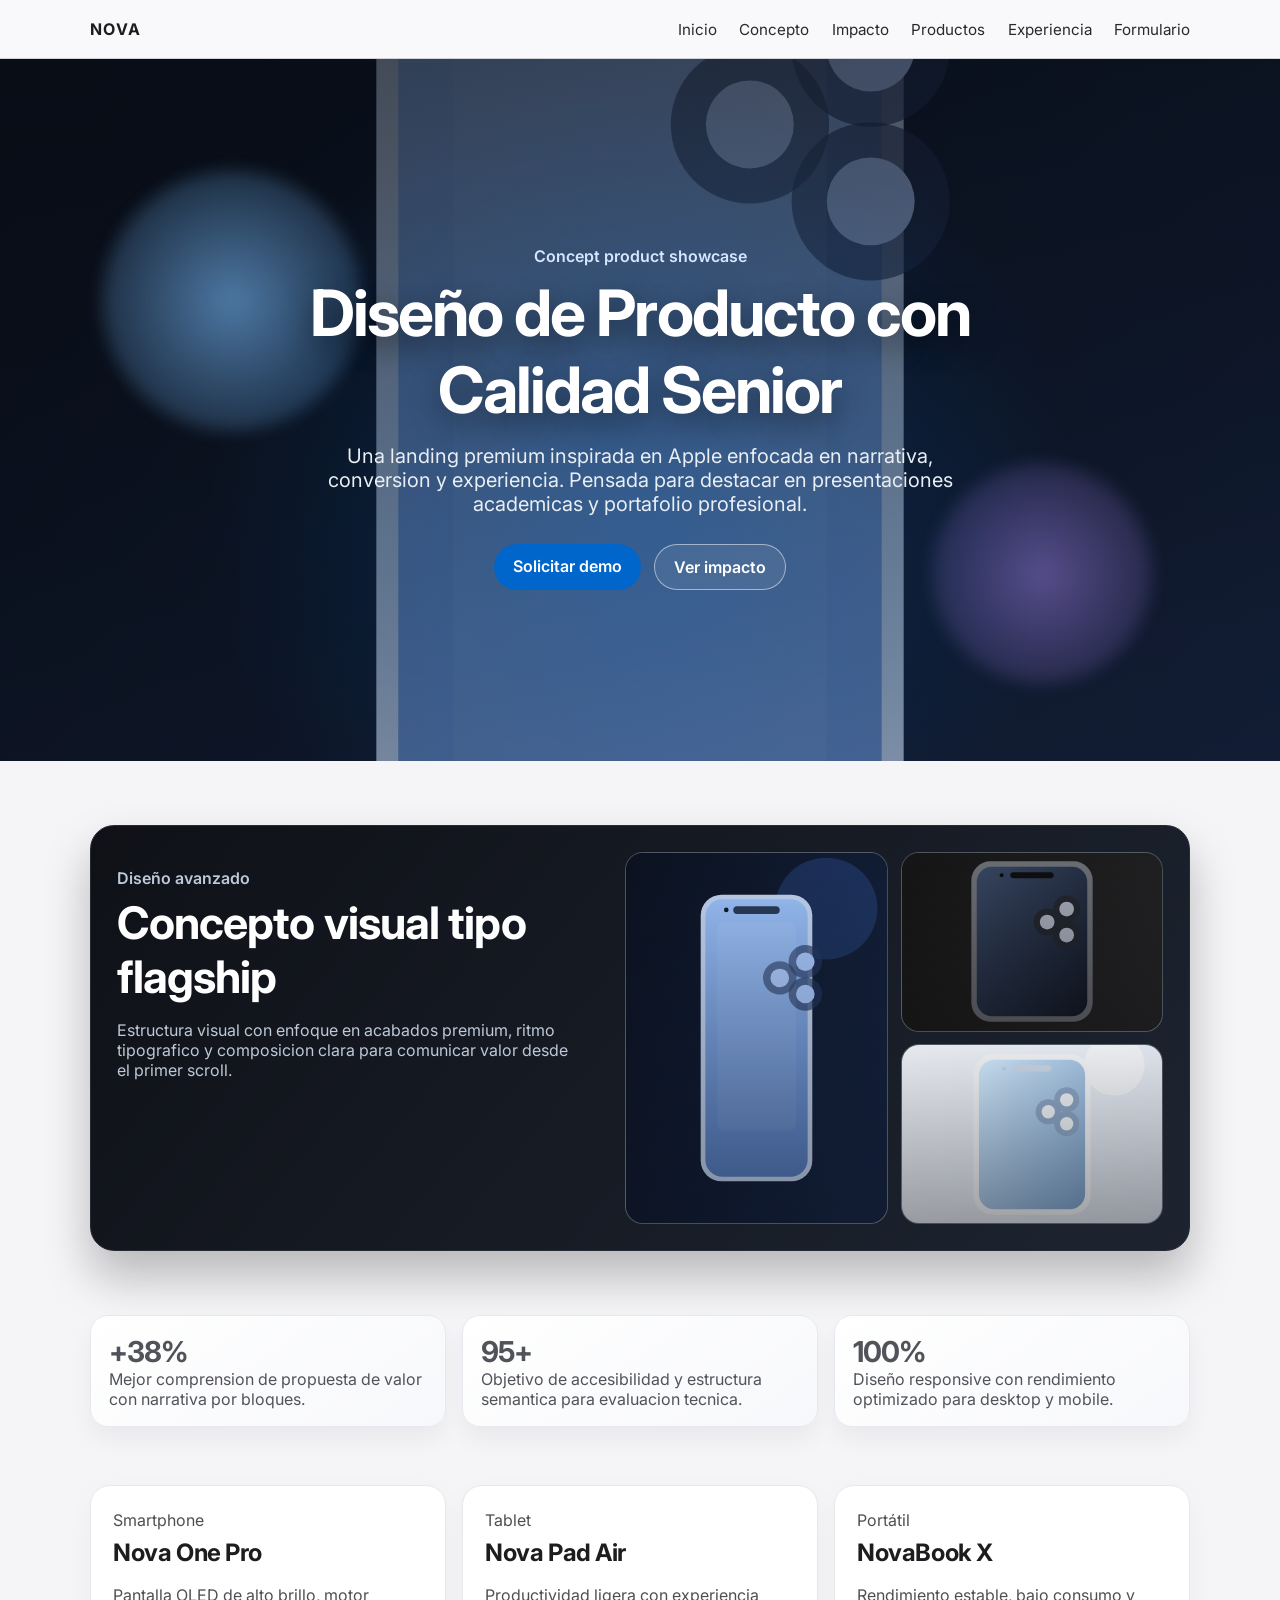
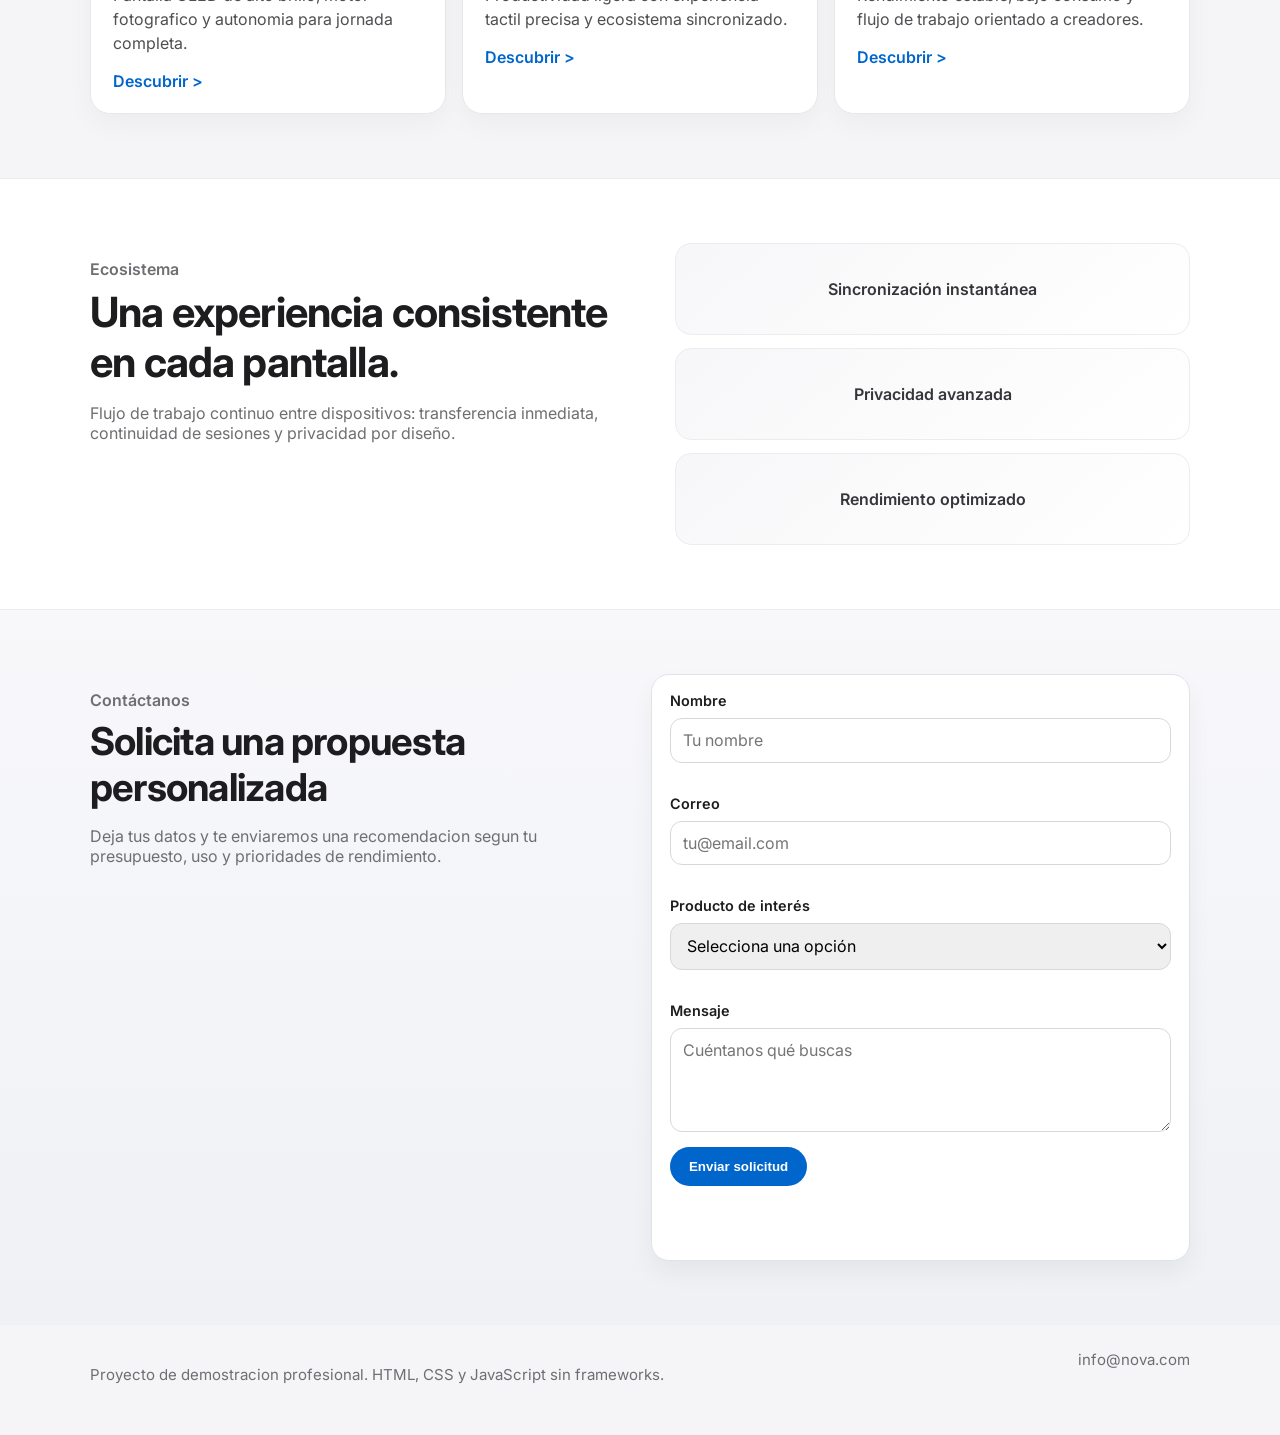
<file: index.html>
<!DOCTYPE html>
<html lang="es">
<head>
  <meta charset="UTF-8" />
  <meta name="viewport" content="width=device-width, initial-scale=1.0" />
  <title>Nova Studio | Concept Landing Premium</title>
  <meta
    name="description"
    content="Landing page premium inspirada en diseño Apple: narrativa de producto, interfaz avanzada, formulario accesible y microinteracciones."
  />
  <meta property="og:title" content="Nova Studio | Concept Landing Premium" />
  <meta
    property="og:description"
    content="Proyecto de portada profesional con diseño tipo Apple, formulario validado y experiencia responsive."
  />
  <meta property="og:type" content="website" />
  <link rel="preconnect" href="https://fonts.googleapis.com" />
  <link rel="preconnect" href="https://fonts.gstatic.com" crossorigin />
  <link
    href="https://fonts.googleapis.com/css2?family=Inter:wght@400;500;600;700&display=swap"
    rel="stylesheet"
  />
  <link rel="stylesheet" href="styles.css" />
</head>
<body>
  <div class="scroll-progress" id="scrollProgress" aria-hidden="true"></div>
  <header class="topbar">
    <div class="container topbar-inner">
      <a class="brand" href="#hero" aria-label="Ir al inicio">NOVA</a>
      <nav class="menu" aria-label="Navegacion principal">
        <a href="#hero">Inicio</a>
        <a href="#iphone17">Concepto</a>
        <a href="#highlights">Impacto</a>
        <a href="#products">Productos</a>
        <a href="#experience">Experiencia</a>
        <a href="#formulario">Formulario</a>
      </nav>
      <button class="menu-btn" aria-label="Abrir menú">☰</button>
    </div>
  </header>

  <main>
    <section id="hero" class="hero">
      <div class="hero-bg" data-parallax aria-hidden="true"></div>
      <div class="hero-overlay" aria-hidden="true"></div>
      <div class="hero-orb orb-a" aria-hidden="true"></div>
      <div class="hero-orb orb-b" aria-hidden="true"></div>
      <div class="container hero-content reveal">
        <p class="eyebrow">Concept product showcase</p>
        <h1>Diseño de Producto con Calidad Senior</h1>
        <p class="hero-text">
          Una landing premium inspirada en Apple enfocada en narrativa, conversion y experiencia.
          Pensada para destacar en presentaciones academicas y portafolio profesional.
        </p>
        <div class="cta-row">
          <a class="btn primary" href="#formulario">Solicitar demo</a>
          <a class="btn ghost" href="#highlights">Ver impacto</a>
        </div>
      </div>
      <div class="hero-glow" aria-hidden="true"></div>
    </section>

    <section id="iphone17" class="iphone-section container">
      <article class="iphone-feature reveal">
        <div class="iphone-copy">
          <p class="eyebrow">Diseño avanzado</p>
          <h2>Concepto visual tipo flagship</h2>
          <p>
            Estructura visual con enfoque en acabados premium, ritmo tipografico y composicion
            clara para comunicar valor desde el primer scroll.
          </p>
        </div>
        <div class="iphone-images" data-parallax>
          <div class="image-card tall">
            <img
              src="assets/iphone-blue.svg"
              alt="iPhone Pro acabado titanio"
              loading="lazy"
            />
          </div>
          <div class="image-card">
            <img
              src="assets/iphone-graphite.svg"
              alt="Vista frontal de iPhone"
              loading="lazy"
            />
          </div>
          <div class="image-card dark">
            <img
              src="assets/iphone-silver.svg"
              alt="iPhone en acabado oscuro"
              loading="lazy"
            />
          </div>
        </div>
      </article>
    </section>

    <section id="highlights" class="highlights container reveal">
      <article class="highlight">
        <p class="highlight-value">+38%</p>
        <p>Mejor comprension de propuesta de valor con narrativa por bloques.</p>
      </article>
      <article class="highlight">
        <p class="highlight-value">95+</p>
        <p>Objetivo de accesibilidad y estructura semantica para evaluacion tecnica.</p>
      </article>
      <article class="highlight">
        <p class="highlight-value">100%</p>
        <p>Diseño responsive con rendimiento optimizado para desktop y mobile.</p>
      </article>
    </section>

    <section id="products" class="products container">
      <article class="card reveal">
        <p class="card-tag">Smartphone</p>
        <h2>Nova One Pro</h2>
        <p>Pantalla OLED de alto brillo, motor fotografico y autonomia para jornada completa.</p>
        <a href="nova-one-pro.html">Descubrir ></a>
      </article>
      <article class="card reveal">
        <p class="card-tag">Tablet</p>
        <h2>Nova Pad Air</h2>
        <p>Productividad ligera con experiencia tactil precisa y ecosistema sincronizado.</p>
        <a href="nova-pad-air.html">Descubrir ></a>
      </article>
      <article class="card reveal">
        <p class="card-tag">Portátil</p>
        <h2>NovaBook X</h2>
        <p>Rendimiento estable, bajo consumo y flujo de trabajo orientado a creadores.</p>
        <a href="novabook-x.html">Descubrir ></a>
      </article>
    </section>

    <section id="experience" class="experience">
      <div class="container experience-grid">
        <div class="experience-copy reveal">
          <p class="eyebrow">Ecosistema</p>
          <h2>Una experiencia consistente en cada pantalla.</h2>
          <p>
            Flujo de trabajo continuo entre dispositivos: transferencia inmediata, continuidad de
            sesiones y privacidad por diseño.
          </p>
        </div>
        <div class="experience-panel reveal">
          <div class="mini-card">
            <span>Sincronización instantánea</span>
          </div>
          <div class="mini-card">
            <span>Privacidad avanzada</span>
          </div>
          <div class="mini-card">
            <span>Rendimiento optimizado</span>
          </div>
        </div>
      </div>
    </section>

    <section id="formulario" class="form-section">
      <div class="container form-wrapper reveal">
        <div class="form-copy">
          <p class="eyebrow">Contáctanos</p>
          <h2>Solicita una propuesta personalizada</h2>
          <p>
            Deja tus datos y te enviaremos una recomendacion segun tu presupuesto, uso y
            prioridades de rendimiento.
          </p>
        </div>
        <form class="contact-form" id="contactForm" novalidate>
          <label for="nombre">Nombre</label>
          <input id="nombre" name="nombre" type="text" placeholder="Tu nombre" required aria-describedby="nombreError" />
          <small id="nombreError" class="field-error" aria-live="polite"></small>

          <label for="correo">Correo</label>
          <input id="correo" name="correo" type="email" placeholder="tu@email.com" required aria-describedby="correoError" />
          <small id="correoError" class="field-error" aria-live="polite"></small>

          <label for="producto">Producto de interés</label>
          <select id="producto" name="producto" required aria-describedby="productoError">
            <option value="">Selecciona una opción</option>
            <option value="iphone17">iPhone 17 Concept</option>
            <option value="novaOnePro">Nova One Pro</option>
            <option value="novaPadAir">Nova Pad Air</option>
            <option value="novaBookX">NovaBook X</option>
          </select>
          <small id="productoError" class="field-error" aria-live="polite"></small>

          <label for="mensaje">Mensaje</label>
          <textarea id="mensaje" name="mensaje" rows="4" placeholder="Cuéntanos qué buscas"></textarea>

          <button class="btn primary form-btn" id="submitBtn" type="submit">Enviar solicitud</button>
          <p class="form-status" id="formStatus" aria-live="polite"></p>
        </form>
      </div>
    </section>
  </main>

  <footer id="contact" class="footer">
    <div class="container footer-inner">
      <p>Proyecto de demostracion profesional. HTML, CSS y JavaScript sin frameworks.</p>
      <a href="mailto:info@nova.com">info@nova.com</a>
    </div>
  </footer>

  <script src="script.js"></script>
</body>
</html>
</file>
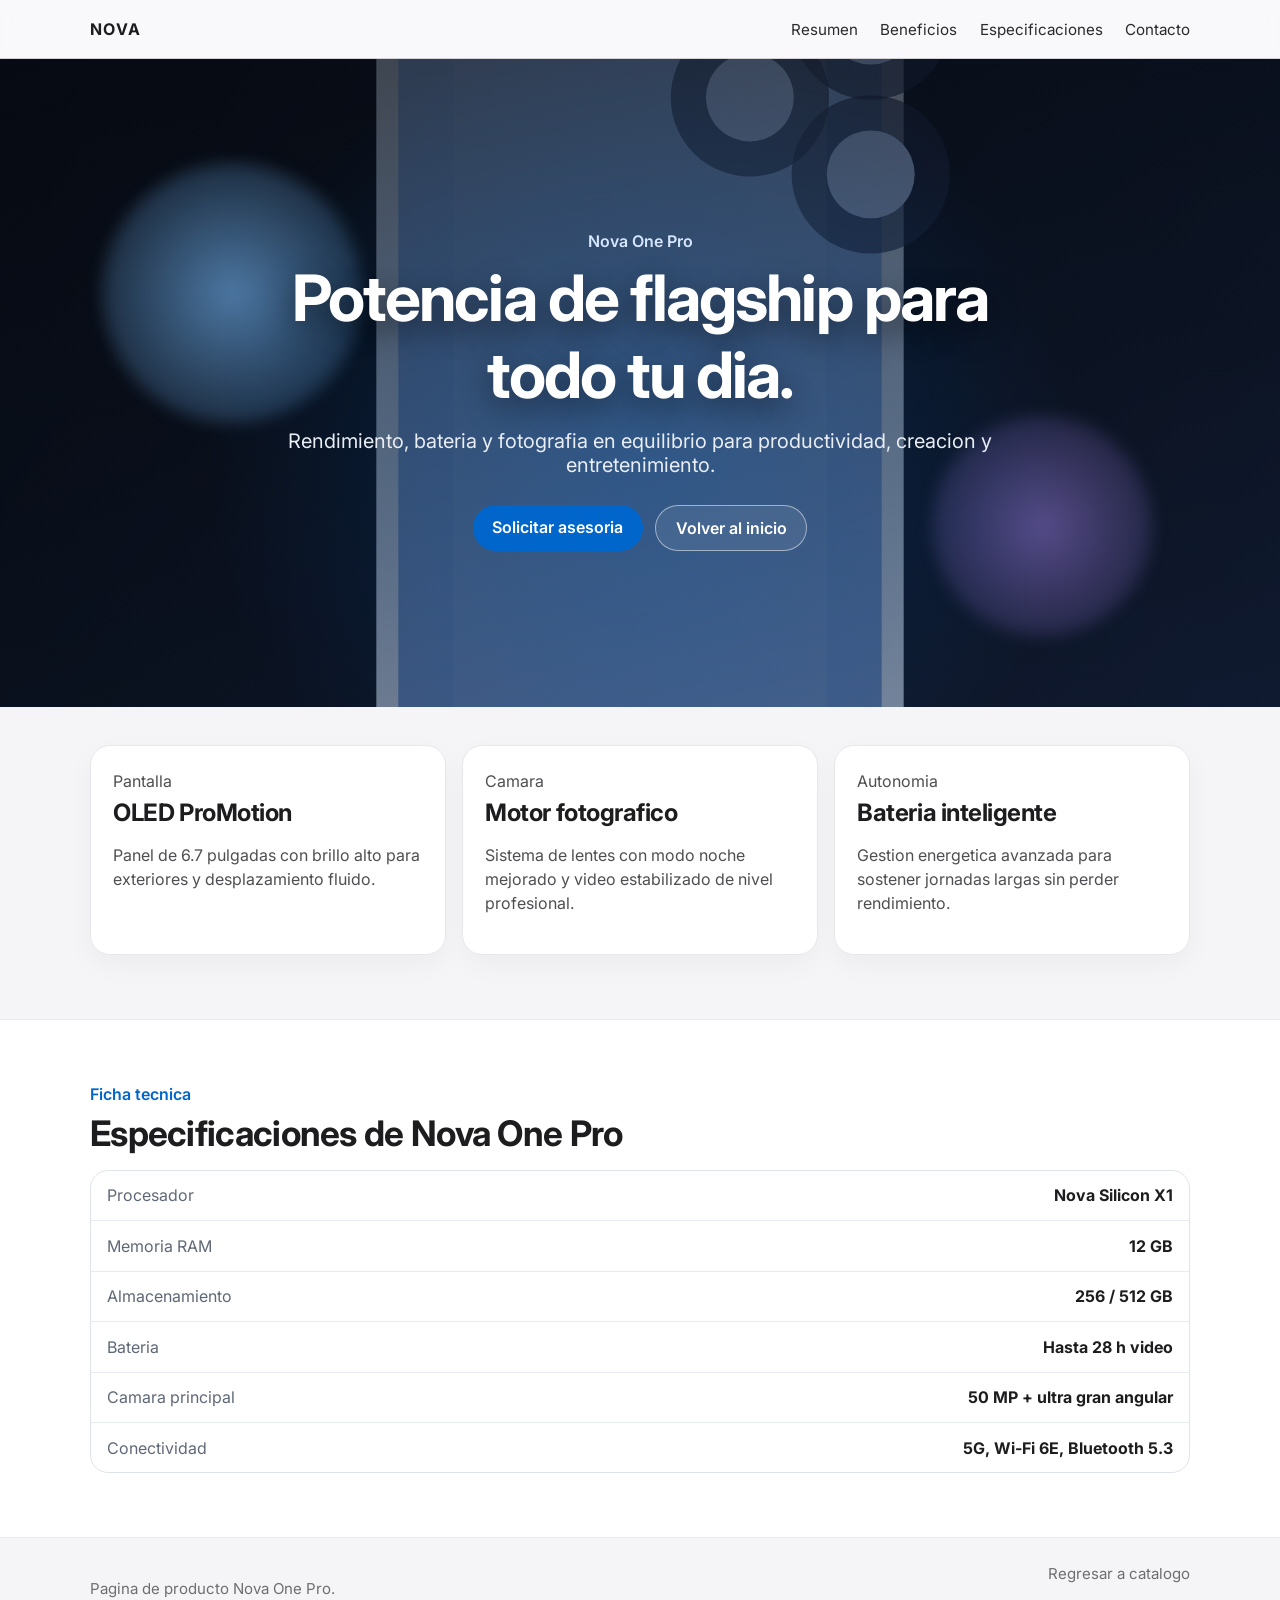
<file: nova-one-pro.html>
<!DOCTYPE html>
<html lang="es">
<head>
  <meta charset="UTF-8" />
  <meta name="viewport" content="width=device-width, initial-scale=1.0" />
  <title>Nova One Pro | Informacion completa</title>
  <meta
    name="description"
    content="Ficha completa de Nova One Pro: diseño premium, camara profesional, bateria optimizada y especificaciones."
  />
  <link rel="preconnect" href="https://fonts.googleapis.com" />
  <link rel="preconnect" href="https://fonts.gstatic.com" crossorigin />
  <link
    href="https://fonts.googleapis.com/css2?family=Inter:wght@400;500;600;700&display=swap"
    rel="stylesheet"
  />
  <link rel="stylesheet" href="styles.css" />
</head>
<body class="product-page">
  <div class="scroll-progress" id="scrollProgress" aria-hidden="true"></div>
  <header class="topbar">
    <div class="container topbar-inner">
      <a class="brand" href="index.html">NOVA</a>
      <nav class="menu" aria-label="Navegacion de producto">
        <a href="#hero">Resumen</a>
        <a href="#features">Beneficios</a>
        <a href="#specs">Especificaciones</a>
        <a href="index.html#formulario">Contacto</a>
      </nav>
      <button class="menu-btn" aria-label="Abrir menú">☰</button>
    </div>
  </header>

  <main>
    <section id="hero" class="hero product-hero">
      <div class="hero-bg product-one-bg" data-parallax aria-hidden="true"></div>
      <div class="hero-overlay" aria-hidden="true"></div>
      <div class="hero-orb orb-a" aria-hidden="true"></div>
      <div class="hero-orb orb-b" aria-hidden="true"></div>
      <div class="container hero-content reveal">
        <p class="eyebrow">Nova One Pro</p>
        <h1>Potencia de flagship para todo tu dia.</h1>
        <p class="hero-text">
          Rendimiento, bateria y fotografia en equilibrio para productividad, creacion y entretenimiento.
        </p>
        <div class="cta-row">
          <a class="btn primary" href="index.html#formulario">Solicitar asesoria</a>
          <a class="btn ghost" href="index.html">Volver al inicio</a>
        </div>
      </div>
      <div class="hero-glow" aria-hidden="true"></div>
    </section>

    <section id="features" class="products container product-grid">
      <article class="card reveal">
        <p class="card-tag">Pantalla</p>
        <h2>OLED ProMotion</h2>
        <p>Panel de 6.7 pulgadas con brillo alto para exteriores y desplazamiento fluido.</p>
      </article>
      <article class="card reveal">
        <p class="card-tag">Camara</p>
        <h2>Motor fotografico</h2>
        <p>Sistema de lentes con modo noche mejorado y video estabilizado de nivel profesional.</p>
      </article>
      <article class="card reveal">
        <p class="card-tag">Autonomia</p>
        <h2>Bateria inteligente</h2>
        <p>Gestion energetica avanzada para sostener jornadas largas sin perder rendimiento.</p>
      </article>
    </section>

    <section id="specs" class="experience product-specs">
      <div class="container">
        <div class="product-specs-head reveal">
          <p class="eyebrow">Ficha tecnica</p>
          <h2>Especificaciones de Nova One Pro</h2>
        </div>
        <div class="spec-table reveal">
          <div><span>Procesador</span><strong>Nova Silicon X1</strong></div>
          <div><span>Memoria RAM</span><strong>12 GB</strong></div>
          <div><span>Almacenamiento</span><strong>256 / 512 GB</strong></div>
          <div><span>Bateria</span><strong>Hasta 28 h video</strong></div>
          <div><span>Camara principal</span><strong>50 MP + ultra gran angular</strong></div>
          <div><span>Conectividad</span><strong>5G, Wi-Fi 6E, Bluetooth 5.3</strong></div>
        </div>
      </div>
    </section>
  </main>

  <footer class="footer">
    <div class="container footer-inner">
      <p>Pagina de producto Nova One Pro.</p>
      <a href="index.html">Regresar a catalogo</a>
    </div>
  </footer>
  <script src="script.js"></script>
</body>
</html>
</file>
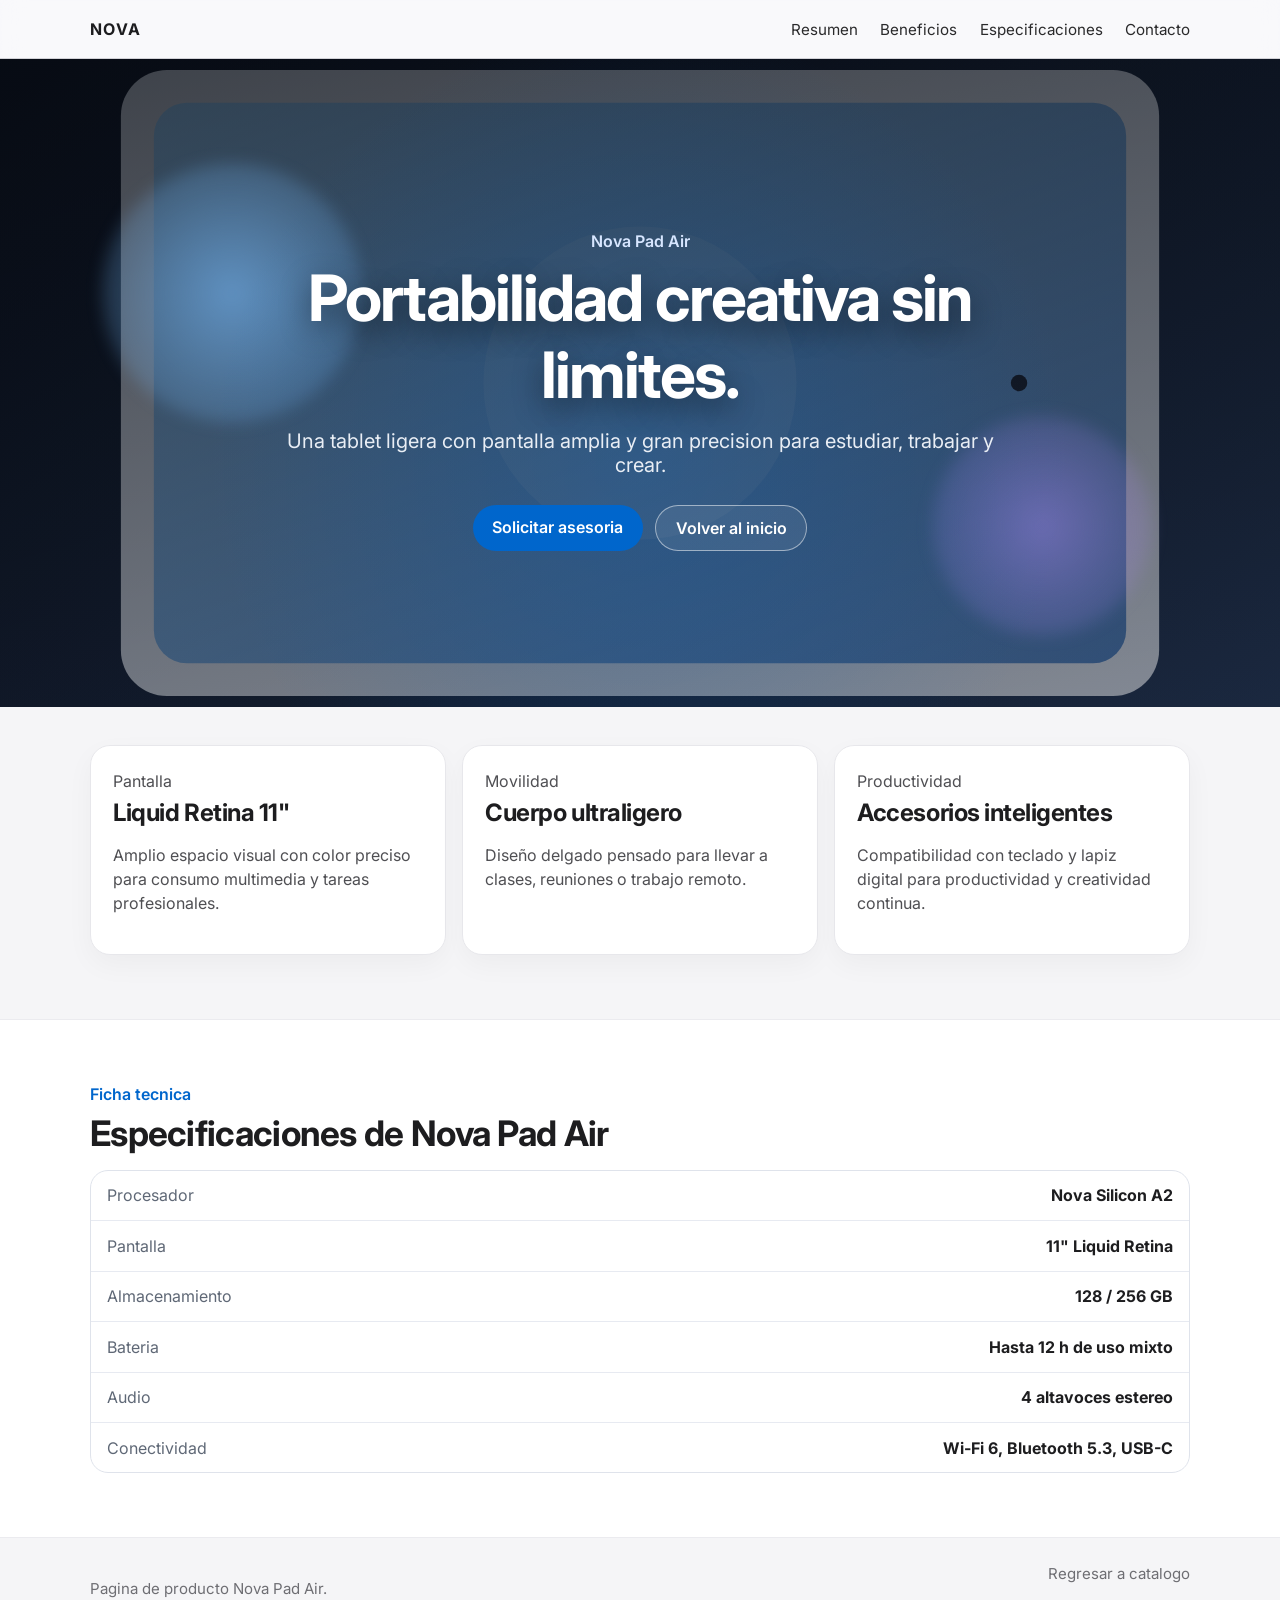
<file: nova-pad-air.html>
<!DOCTYPE html>
<html lang="es">
<head>
  <meta charset="UTF-8" />
  <meta name="viewport" content="width=device-width, initial-scale=1.0" />
  <title>Nova Pad Air | Informacion completa</title>
  <meta
    name="description"
    content="Ficha de Nova Pad Air: pantalla amplia, portabilidad, precision tactil y flujo creativo."
  />
  <link rel="preconnect" href="https://fonts.googleapis.com" />
  <link rel="preconnect" href="https://fonts.gstatic.com" crossorigin />
  <link
    href="https://fonts.googleapis.com/css2?family=Inter:wght@400;500;600;700&display=swap"
    rel="stylesheet"
  />
  <link rel="stylesheet" href="styles.css" />
</head>
<body class="product-page">
  <div class="scroll-progress" id="scrollProgress" aria-hidden="true"></div>
  <header class="topbar">
    <div class="container topbar-inner">
      <a class="brand" href="index.html">NOVA</a>
      <nav class="menu" aria-label="Navegacion de producto">
        <a href="#hero">Resumen</a>
        <a href="#features">Beneficios</a>
        <a href="#specs">Especificaciones</a>
        <a href="index.html#formulario">Contacto</a>
      </nav>
      <button class="menu-btn" aria-label="Abrir menú">☰</button>
    </div>
  </header>

  <main>
    <section id="hero" class="hero product-hero">
      <div class="hero-bg product-pad-bg" data-parallax aria-hidden="true"></div>
      <div class="hero-overlay" aria-hidden="true"></div>
      <div class="hero-orb orb-a" aria-hidden="true"></div>
      <div class="hero-orb orb-b" aria-hidden="true"></div>
      <div class="container hero-content reveal">
        <p class="eyebrow">Nova Pad Air</p>
        <h1>Portabilidad creativa sin limites.</h1>
        <p class="hero-text">
          Una tablet ligera con pantalla amplia y gran precision para estudiar, trabajar y crear.
        </p>
        <div class="cta-row">
          <a class="btn primary" href="index.html#formulario">Solicitar asesoria</a>
          <a class="btn ghost" href="index.html">Volver al inicio</a>
        </div>
      </div>
      <div class="hero-glow" aria-hidden="true"></div>
    </section>

    <section id="features" class="products container product-grid">
      <article class="card reveal">
        <p class="card-tag">Pantalla</p>
        <h2>Liquid Retina 11"</h2>
        <p>Amplio espacio visual con color preciso para consumo multimedia y tareas profesionales.</p>
      </article>
      <article class="card reveal">
        <p class="card-tag">Movilidad</p>
        <h2>Cuerpo ultraligero</h2>
        <p>Diseño delgado pensado para llevar a clases, reuniones o trabajo remoto.</p>
      </article>
      <article class="card reveal">
        <p class="card-tag">Productividad</p>
        <h2>Accesorios inteligentes</h2>
        <p>Compatibilidad con teclado y lapiz digital para productividad y creatividad continua.</p>
      </article>
    </section>

    <section id="specs" class="experience product-specs">
      <div class="container">
        <div class="product-specs-head reveal">
          <p class="eyebrow">Ficha tecnica</p>
          <h2>Especificaciones de Nova Pad Air</h2>
        </div>
        <div class="spec-table reveal">
          <div><span>Procesador</span><strong>Nova Silicon A2</strong></div>
          <div><span>Pantalla</span><strong>11" Liquid Retina</strong></div>
          <div><span>Almacenamiento</span><strong>128 / 256 GB</strong></div>
          <div><span>Bateria</span><strong>Hasta 12 h de uso mixto</strong></div>
          <div><span>Audio</span><strong>4 altavoces estereo</strong></div>
          <div><span>Conectividad</span><strong>Wi-Fi 6, Bluetooth 5.3, USB-C</strong></div>
        </div>
      </div>
    </section>
  </main>

  <footer class="footer">
    <div class="container footer-inner">
      <p>Pagina de producto Nova Pad Air.</p>
      <a href="index.html">Regresar a catalogo</a>
    </div>
  </footer>
  <script src="script.js"></script>
</body>
</html>
</file>
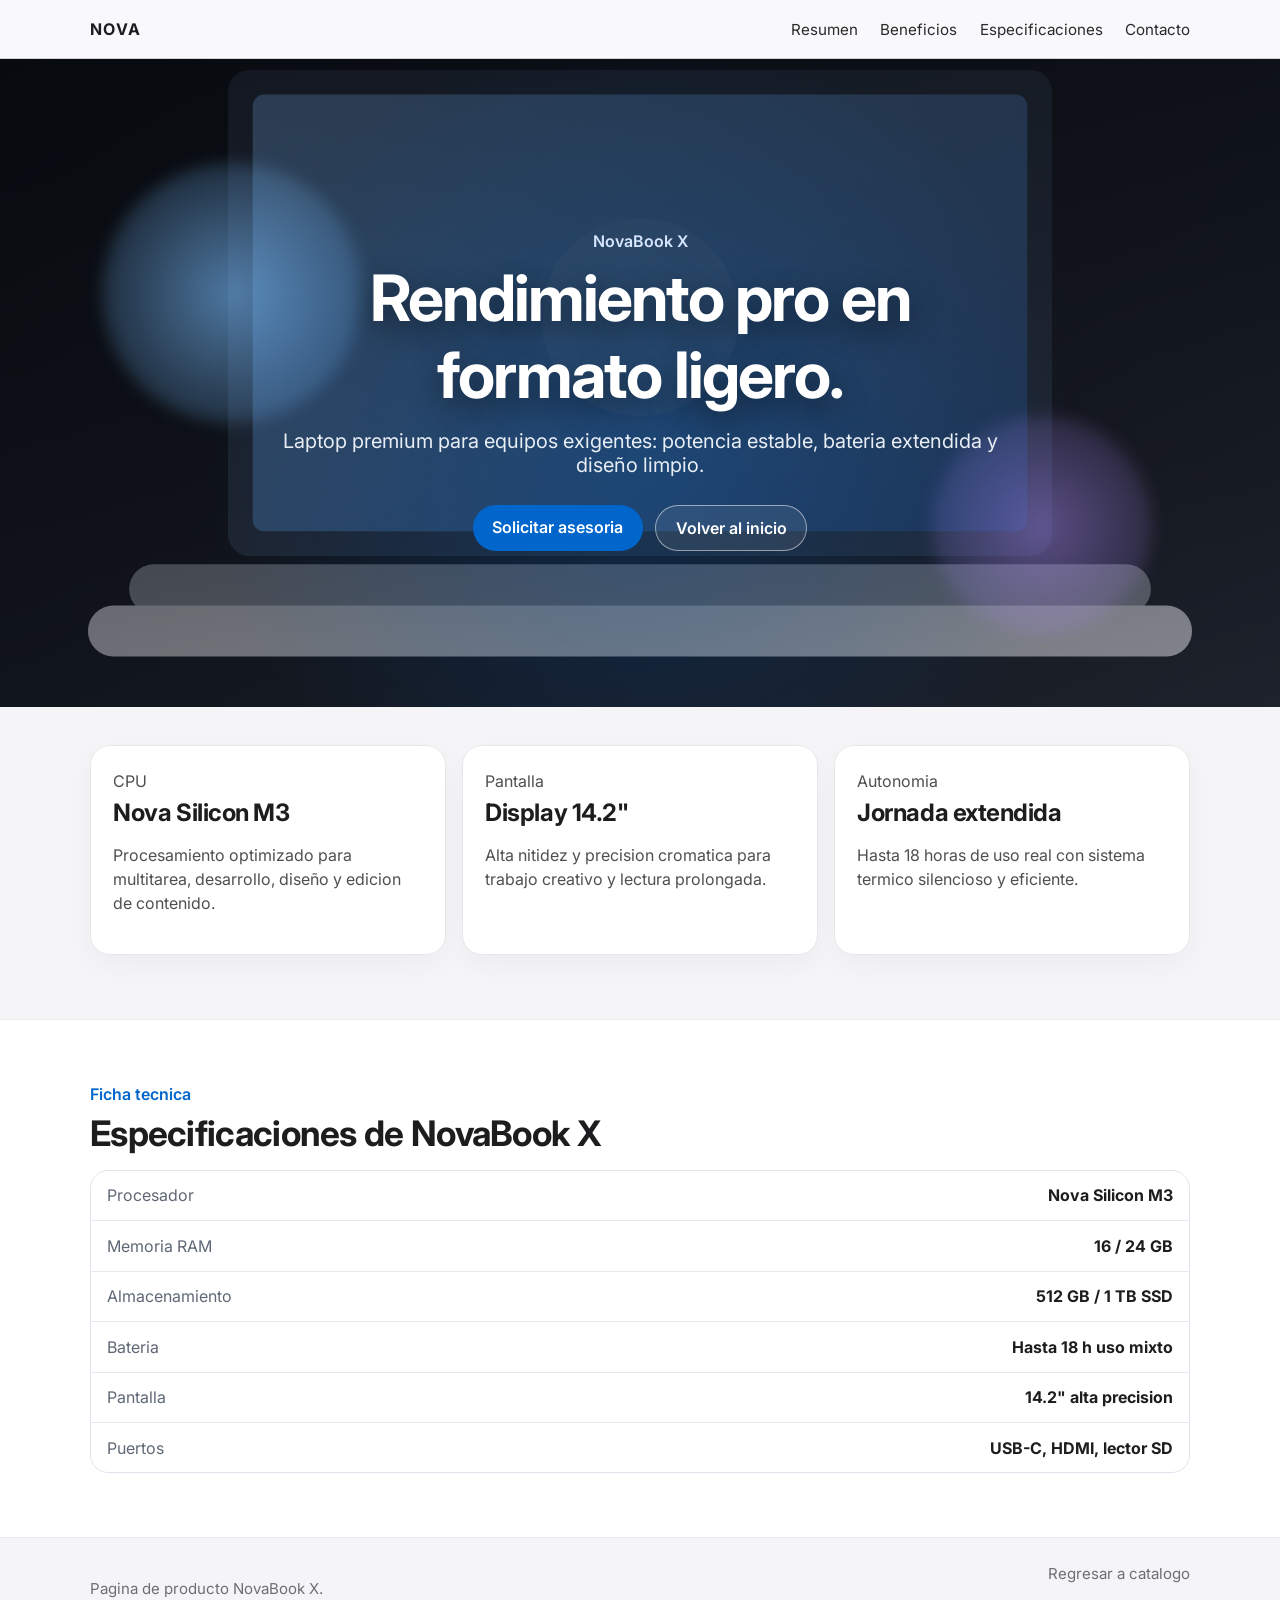
<file: novabook-x.html>
<!DOCTYPE html>
<html lang="es">
<head>
  <meta charset="UTF-8" />
  <meta name="viewport" content="width=device-width, initial-scale=1.0" />
  <title>NovaBook X | Informacion completa</title>
  <meta
    name="description"
    content="Ficha de NovaBook X: rendimiento silencioso, autonomia extendida y experiencia premium para creadores."
  />
  <link rel="preconnect" href="https://fonts.googleapis.com" />
  <link rel="preconnect" href="https://fonts.gstatic.com" crossorigin />
  <link
    href="https://fonts.googleapis.com/css2?family=Inter:wght@400;500;600;700&display=swap"
    rel="stylesheet"
  />
  <link rel="stylesheet" href="styles.css" />
</head>
<body class="product-page">
  <div class="scroll-progress" id="scrollProgress" aria-hidden="true"></div>
  <header class="topbar">
    <div class="container topbar-inner">
      <a class="brand" href="index.html">NOVA</a>
      <nav class="menu" aria-label="Navegacion de producto">
        <a href="#hero">Resumen</a>
        <a href="#features">Beneficios</a>
        <a href="#specs">Especificaciones</a>
        <a href="index.html#formulario">Contacto</a>
      </nav>
      <button class="menu-btn" aria-label="Abrir menú">☰</button>
    </div>
  </header>

  <main>
    <section id="hero" class="hero product-hero">
      <div class="hero-bg product-book-bg" data-parallax aria-hidden="true"></div>
      <div class="hero-overlay" aria-hidden="true"></div>
      <div class="hero-orb orb-a" aria-hidden="true"></div>
      <div class="hero-orb orb-b" aria-hidden="true"></div>
      <div class="container hero-content reveal">
        <p class="eyebrow">NovaBook X</p>
        <h1>Rendimiento pro en formato ligero.</h1>
        <p class="hero-text">
          Laptop premium para equipos exigentes: potencia estable, bateria extendida y diseño limpio.
        </p>
        <div class="cta-row">
          <a class="btn primary" href="index.html#formulario">Solicitar asesoria</a>
          <a class="btn ghost" href="index.html">Volver al inicio</a>
        </div>
      </div>
      <div class="hero-glow" aria-hidden="true"></div>
    </section>

    <section id="features" class="products container product-grid">
      <article class="card reveal">
        <p class="card-tag">CPU</p>
        <h2>Nova Silicon M3</h2>
        <p>Procesamiento optimizado para multitarea, desarrollo, diseño y edicion de contenido.</p>
      </article>
      <article class="card reveal">
        <p class="card-tag">Pantalla</p>
        <h2>Display 14.2"</h2>
        <p>Alta nitidez y precision cromatica para trabajo creativo y lectura prolongada.</p>
      </article>
      <article class="card reveal">
        <p class="card-tag">Autonomia</p>
        <h2>Jornada extendida</h2>
        <p>Hasta 18 horas de uso real con sistema termico silencioso y eficiente.</p>
      </article>
    </section>

    <section id="specs" class="experience product-specs">
      <div class="container">
        <div class="product-specs-head reveal">
          <p class="eyebrow">Ficha tecnica</p>
          <h2>Especificaciones de NovaBook X</h2>
        </div>
        <div class="spec-table reveal">
          <div><span>Procesador</span><strong>Nova Silicon M3</strong></div>
          <div><span>Memoria RAM</span><strong>16 / 24 GB</strong></div>
          <div><span>Almacenamiento</span><strong>512 GB / 1 TB SSD</strong></div>
          <div><span>Bateria</span><strong>Hasta 18 h uso mixto</strong></div>
          <div><span>Pantalla</span><strong>14.2" alta precision</strong></div>
          <div><span>Puertos</span><strong>USB-C, HDMI, lector SD</strong></div>
        </div>
      </div>
    </section>
  </main>

  <footer class="footer">
    <div class="container footer-inner">
      <p>Pagina de producto NovaBook X.</p>
      <a href="index.html">Regresar a catalogo</a>
    </div>
  </footer>
  <script src="script.js"></script>
</body>
</html>
</file>
<file: styles.css>
:root {
  --bg: #f5f5f7;
  --text: #1d1d1f;
  --muted: #6e6e73;
  --card: #ffffff;
  --line: #d2d2d7;
  --accent: #0066cc;
  --success: #0a7e34;
  --error: #bd2d2d;
}

* {
  box-sizing: border-box;
}

html,
body {
  margin: 0;
  padding: 0;
  font-family: "Inter", "Segoe UI", Arial, sans-serif;
  background: var(--bg);
  color: var(--text);
}

body {
  --mx: 50%;
  --my: 40%;
}

body::before {
  content: "";
  position: fixed;
  inset: 0;
  pointer-events: none;
  z-index: 0;
  background: radial-gradient(
    600px circle at var(--mx) var(--my),
    rgba(0, 102, 204, 0.12),
    transparent 45%
  );
}

html {
  scroll-behavior: smooth;
}

a {
  color: inherit;
  text-decoration: none;
}

.container {
  width: min(1100px, 92%);
  margin: 0 auto;
  position: relative;
  z-index: 2;
}

.scroll-progress {
  position: fixed;
  top: 0;
  left: 0;
  height: 3px;
  width: 0;
  background: linear-gradient(90deg, #4ea2ff, #0066cc);
  z-index: 50;
  box-shadow: 0 0 12px rgba(0, 102, 204, 0.6);
}

.topbar {
  position: sticky;
  top: 0;
  z-index: 20;
  background: rgba(250, 250, 252, 0.75);
  backdrop-filter: blur(12px);
  border-bottom: 1px solid var(--line);
}

.topbar-inner {
  min-height: 58px;
  display: flex;
  align-items: center;
  justify-content: space-between;
  gap: 1rem;
}

.brand {
  font-weight: 700;
  letter-spacing: 0.08em;
  color: var(--text);
}

.menu {
  display: flex;
  align-items: center;
  gap: 1.4rem;
}

.menu a {
  font-size: 0.95rem;
  color: #2a2a2b;
}

.menu a:hover {
  color: var(--accent);
}

.menu-btn {
  display: none;
  border: 1px solid var(--line);
  background: #fff;
  border-radius: 10px;
  padding: 0.35rem 0.6rem;
  cursor: pointer;
}

.hero {
  position: relative;
  overflow: hidden;
  min-height: 78vh;
  display: grid;
  place-items: center;
  text-align: center;
  padding: 4rem 0;
}

.hero-bg {
  position: absolute;
  inset: 0;
  background-image:
    linear-gradient(170deg, rgba(7, 11, 18, 0.35), rgba(7, 11, 18, 0.2)),
    url("https://images.unsplash.com/photo-1695048133142-1a20484d2569?auto=format&fit=crop&w=2200&q=80"),
    url("assets/iphone-blue.svg");
  background-size: cover;
  background-position: center;
  transform: scale(1.03);
  transition: transform 0.45s ease-out;
  opacity: 1;
}

.hero-overlay {
  position: absolute;
  inset: 0;
  background: linear-gradient(170deg, rgba(5, 8, 13, 0.55), rgba(5, 8, 13, 0.15));
  z-index: 1;
}

.hero-content {
  max-width: 740px;
  position: relative;
  z-index: 2;
  color: #fff;
}

.hero-content .eyebrow {
  color: #d7e6ff;
}

.hero h1 {
  text-shadow: 0 10px 30px rgba(0, 0, 0, 0.45);
}

.eyebrow {
  color: var(--accent);
  font-weight: 600;
  margin-bottom: 0.5rem;
}

h1 {
  margin: 0;
  font-size: clamp(2.2rem, 6vw, 4rem);
  letter-spacing: -0.03em;
}

.hero-text {
  color: #e9eef5;
  font-size: clamp(1rem, 2vw, 1.25rem);
  margin: 1rem auto 1.8rem;
  max-width: 640px;
}

.cta-row {
  display: flex;
  justify-content: center;
  gap: 0.8rem;
  flex-wrap: wrap;
}

.btn {
  padding: 0.75rem 1.2rem;
  border-radius: 999px;
  font-weight: 600;
  transition: transform 0.2s ease, opacity 0.2s ease;
}

.btn:hover {
  transform: translateY(-1px);
}

.btn.primary {
  background: var(--accent);
  color: #fff;
}

.btn.ghost {
  border: 1px solid rgba(255, 255, 255, 0.5);
  background: rgba(255, 255, 255, 0.08);
  color: #fff;
}

.hero-glow {
  position: absolute;
  inset: auto 50% -200px 50%;
  width: 900px;
  height: 900px;
  transform: translateX(-50%);
  background: radial-gradient(circle, rgba(0, 102, 204, 0.24), transparent 68%);
  z-index: 1;
}

.hero-orb {
  position: absolute;
  border-radius: 50%;
  filter: blur(8px);
  pointer-events: none;
  z-index: 1;
  animation: floatOrb 8s ease-in-out infinite;
}

.orb-a {
  width: 260px;
  height: 260px;
  top: 16%;
  left: 8%;
  background: radial-gradient(circle, rgba(122, 190, 255, 0.6), rgba(122, 190, 255, 0.02));
}

.orb-b {
  width: 220px;
  height: 220px;
  bottom: 11%;
  right: 10%;
  background: radial-gradient(circle, rgba(175, 142, 255, 0.45), rgba(175, 142, 255, 0.02));
  animation-delay: 1.8s;
}

.iphone-section {
  margin: 4rem auto;
}

.iphone-feature {
  background: linear-gradient(130deg, #0f1117, #1d2430);
  border-radius: 24px;
  padding: 1.6rem;
  color: #fff;
  border: 1px solid #252a35;
  display: grid;
  gap: 1.2rem;
  grid-template-columns: 1fr 1.1fr;
  box-shadow: 0 26px 46px rgba(7, 9, 14, 0.25);
}

.iphone-copy h2 {
  font-size: clamp(1.7rem, 4vw, 2.8rem);
  margin: 0.3rem 0 0.8rem;
  letter-spacing: -0.02em;
}

.iphone-copy p {
  color: #bdc9d8;
  max-width: 46ch;
}

.iphone-images {
  display: grid;
  gap: 0.8rem;
  grid-template-columns: repeat(2, 1fr);
  grid-template-rows: 180px 180px;
}

.image-card {
  border-radius: 18px;
  border: 1px solid rgba(255, 255, 255, 0.18);
  background: linear-gradient(140deg, #1f2630, #2f3947);
  position: relative;
  overflow: hidden;
  transition: transform 0.35s ease, box-shadow 0.35s ease;
}

.image-card::after {
  content: "";
  position: absolute;
  inset: 0;
  background: linear-gradient(to top, rgba(0, 0, 0, 0.35), rgba(0, 0, 0, 0.05));
}

.image-card.tall {
  grid-row: span 2;
}

.image-card img {
  width: 100%;
  height: 100%;
  object-fit: cover;
  display: block;
}

.image-card:hover {
  transform: translateY(-6px) scale(1.01);
  box-shadow: 0 14px 32px rgba(0, 0, 0, 0.28);
}

.highlights {
  display: grid;
  grid-template-columns: repeat(3, 1fr);
  gap: 1rem;
  margin: 0 auto 3.6rem;
}

.highlight {
  background: linear-gradient(145deg, #ffffff, #f7f8fb);
  border: 1px solid #e5e8ef;
  border-radius: 18px;
  padding: 1.1rem;
  box-shadow: 0 12px 24px rgba(10, 13, 20, 0.05);
}

.highlight-value {
  margin: 0 0 0.45rem;
  font-size: 1.8rem;
  font-weight: 700;
  letter-spacing: -0.03em;
}

.highlight p {
  margin: 0;
  color: #51535a;
}

.products {
  display: grid;
  grid-template-columns: repeat(3, 1fr);
  gap: 1rem;
  margin: 0 auto 4rem;
}

.card {
  background: var(--card);
  border-radius: 20px;
  padding: 1.4rem;
  border: 1px solid #e7e7eb;
  box-shadow: 0 10px 28px rgba(0, 0, 0, 0.04);
  transition: transform 0.3s ease, box-shadow 0.3s ease;
}

.card:hover {
  transform: translateY(-6px);
  box-shadow: 0 18px 34px rgba(0, 0, 0, 0.12);
}

.card-tag {
  color: var(--muted);
  margin: 0;
}

.card h2 {
  margin: 0.35rem 0 0.6rem;
  letter-spacing: -0.02em;
}

.card p {
  color: #4f4f53;
  line-height: 1.5;
}

.card a {
  color: var(--accent);
  font-weight: 600;
}

.experience {
  background: #fff;
  padding: 4rem 0;
  border-top: 1px solid #ebebef;
  border-bottom: 1px solid #ebebef;
}

.experience-grid {
  display: grid;
  grid-template-columns: 1.1fr 1fr;
  gap: 1.2rem;
  align-items: stretch;
}

.experience-copy h2 {
  font-size: clamp(1.6rem, 4vw, 2.6rem);
  margin: 0.3rem 0 0.8rem;
  letter-spacing: -0.02em;
}

.experience-copy p {
  color: var(--muted);
}

.experience-panel {
  display: grid;
  gap: 0.8rem;
}

.mini-card {
  background: linear-gradient(140deg, #f7f7f9, #ffffff);
  border: 1px solid #ececf0;
  border-radius: 16px;
  min-height: 92px;
  display: grid;
  place-items: center;
  font-weight: 600;
  color: #35353a;
  transition: transform 0.25s ease;
}

.mini-card:hover {
  transform: scale(1.02);
}

.footer {
  background: #f5f5f7;
  padding: 1.6rem 0 2.2rem;
}

.footer-inner {
  display: flex;
  justify-content: space-between;
  gap: 1rem;
  flex-wrap: wrap;
  font-size: 0.94rem;
  color: var(--muted);
}

.reveal {
  opacity: 0;
  transform: translateY(22px);
  transition: opacity 0.6s ease, transform 0.6s ease;
}

.reveal.visible {
  opacity: 1;
  transform: translateY(0);
}

.form-section {
  background: linear-gradient(180deg, #f8f8fb, #eff1f5);
  padding: 4rem 0;
}

.form-wrapper {
  display: grid;
  grid-template-columns: 1fr 1fr;
  gap: 1.4rem;
  align-items: start;
}

.form-copy h2 {
  margin: 0.3rem 0 0.8rem;
  letter-spacing: -0.02em;
  font-size: clamp(1.5rem, 4vw, 2.4rem);
}

.form-copy p {
  color: var(--muted);
  max-width: 50ch;
}

.contact-form {
  background: #fff;
  border: 1px solid #dfe2e7;
  border-radius: 18px;
  padding: 1.1rem;
  display: grid;
  gap: 0.55rem;
  box-shadow: 0 12px 24px rgba(13, 15, 24, 0.05);
  transition: transform 0.25s ease, box-shadow 0.25s ease;
}

.contact-form:hover {
  transform: translateY(-2px);
  box-shadow: 0 16px 28px rgba(13, 15, 24, 0.09);
}

.contact-form label {
  font-size: 0.9rem;
  font-weight: 600;
}

.contact-form input,
.contact-form textarea,
.contact-form select {
  border: 1px solid #d4d9e0;
  border-radius: 12px;
  padding: 0.7rem 0.78rem;
  font: inherit;
  outline: none;
}

.contact-form input:focus,
.contact-form textarea:focus,
.contact-form select:focus {
  border-color: #8fb2e8;
  box-shadow: 0 0 0 3px rgba(0, 102, 204, 0.15);
}

.contact-form input.invalid,
.contact-form select.invalid {
  border-color: #d06f6f;
  box-shadow: 0 0 0 3px rgba(189, 45, 45, 0.12);
}

.form-btn {
  width: fit-content;
  margin-top: 0.4rem;
  border: none;
  cursor: pointer;
}

.form-btn[disabled] {
  opacity: 0.65;
  cursor: not-allowed;
}

.field-error {
  min-height: 1.1em;
  font-size: 0.84rem;
  color: var(--error);
}

.form-status {
  min-height: 1.2em;
  font-size: 0.92rem;
  color: var(--success);
}

.form-status.error {
  color: var(--error);
}

.product-page .hero {
  min-height: 72vh;
}

.product-page .hero-text {
  max-width: 58ch;
}

.product-hero .hero-overlay {
  background: linear-gradient(170deg, rgba(4, 7, 12, 0.6), rgba(4, 7, 12, 0.2));
}

.product-one-bg {
  background-image:
    linear-gradient(165deg, rgba(0, 0, 0, 0.3), rgba(0, 0, 0, 0.2)),
    url("assets/iphone-blue.svg");
}

.product-pad-bg {
  background-image:
    linear-gradient(165deg, rgba(0, 0, 0, 0.3), rgba(0, 0, 0, 0.2)),
    url("assets/novapad-air.svg");
}

.product-book-bg {
  background-image:
    linear-gradient(165deg, rgba(0, 0, 0, 0.34), rgba(0, 0, 0, 0.2)),
    url("assets/novabook-x.svg");
}

.product-grid {
  margin-top: 2.4rem;
}

.product-specs {
  padding-top: 3rem;
}

.product-specs-head h2 {
  margin: 0.25rem 0 1rem;
  font-size: clamp(1.5rem, 3vw, 2.2rem);
  letter-spacing: -0.02em;
}

.spec-table {
  background: var(--card);
  border: 1px solid #dfe3eb;
  border-radius: 18px;
  overflow: hidden;
}

.spec-table div {
  display: grid;
  grid-template-columns: 1.1fr 1fr;
  gap: 0.6rem;
  padding: 0.92rem 1rem;
  border-bottom: 1px solid #e7eaf1;
}

.spec-table div:last-child {
  border-bottom: none;
}

.spec-table span {
  color: #5f6876;
}

.spec-table strong {
  text-align: right;
}

@keyframes floatOrb {
  0%,
  100% {
    transform: translateY(0);
  }
  50% {
    transform: translateY(-14px);
  }
}

@media (max-width: 900px) {
  .spec-table div {
    grid-template-columns: 1fr;
  }

  .spec-table strong {
    text-align: left;
  }

  .highlights,
  .products {
    grid-template-columns: 1fr;
  }

  .experience-grid {
    grid-template-columns: 1fr;
  }

  .iphone-feature,
  .form-wrapper {
    grid-template-columns: 1fr;
  }
}

@media (max-width: 720px) {
  .menu-btn {
    display: inline-block;
  }

  .menu {
    position: absolute;
    left: 4%;
    right: 4%;
    top: 64px;
    display: none;
    flex-direction: column;
    align-items: flex-start;
    padding: 0.9rem;
    border-radius: 14px;
    border: 1px solid var(--line);
    background: #fff;
  }

  .menu.open {
    display: flex;
  }
}

@media (prefers-color-scheme: dark) {
  :root {
    --bg: #090c12;
    --text: #f1f4fa;
    --muted: #a8afbc;
    --card: #101722;
    --line: #243041;
    --accent: #3c90ff;
    --success: #48d886;
    --error: #ff7f87;
  }

  body::before {
    background: radial-gradient(
      600px circle at var(--mx) var(--my),
      rgba(60, 144, 255, 0.14),
      transparent 45%
    );
  }

  .topbar {
    background: rgba(9, 12, 18, 0.72);
  }

  .menu a {
    color: #dde4ee;
  }

  .menu-btn {
    background: #111a27;
    color: #e4ebf5;
  }

  .highlights .highlight {
    background: linear-gradient(145deg, #0f1622, #0d1420);
    border-color: #1f2a3a;
  }

  .highlight p,
  .card p {
    color: #b5bfcc;
  }

  .experience,
  .form-section,
  .product-specs,
  .footer {
    background: #0a111b;
    border-color: #1c2635;
  }

  .spec-table {
    border-color: #233044;
    background: #0f1724;
  }

  .spec-table div {
    border-bottom-color: #25344a;
  }

  .spec-table span {
    color: #b0bac8;
  }

  .mini-card {
    background: linear-gradient(140deg, #121c2a, #111a27);
    border-color: #223044;
    color: #dce5f2;
  }

  .contact-form {
    background: #0f1724;
    border-color: #223044;
  }

  .contact-form input,
  .contact-form textarea,
  .contact-form select {
    background: #0a111b;
    color: #ecf2fb;
    border-color: #2b3a50;
  }
}
</file>
